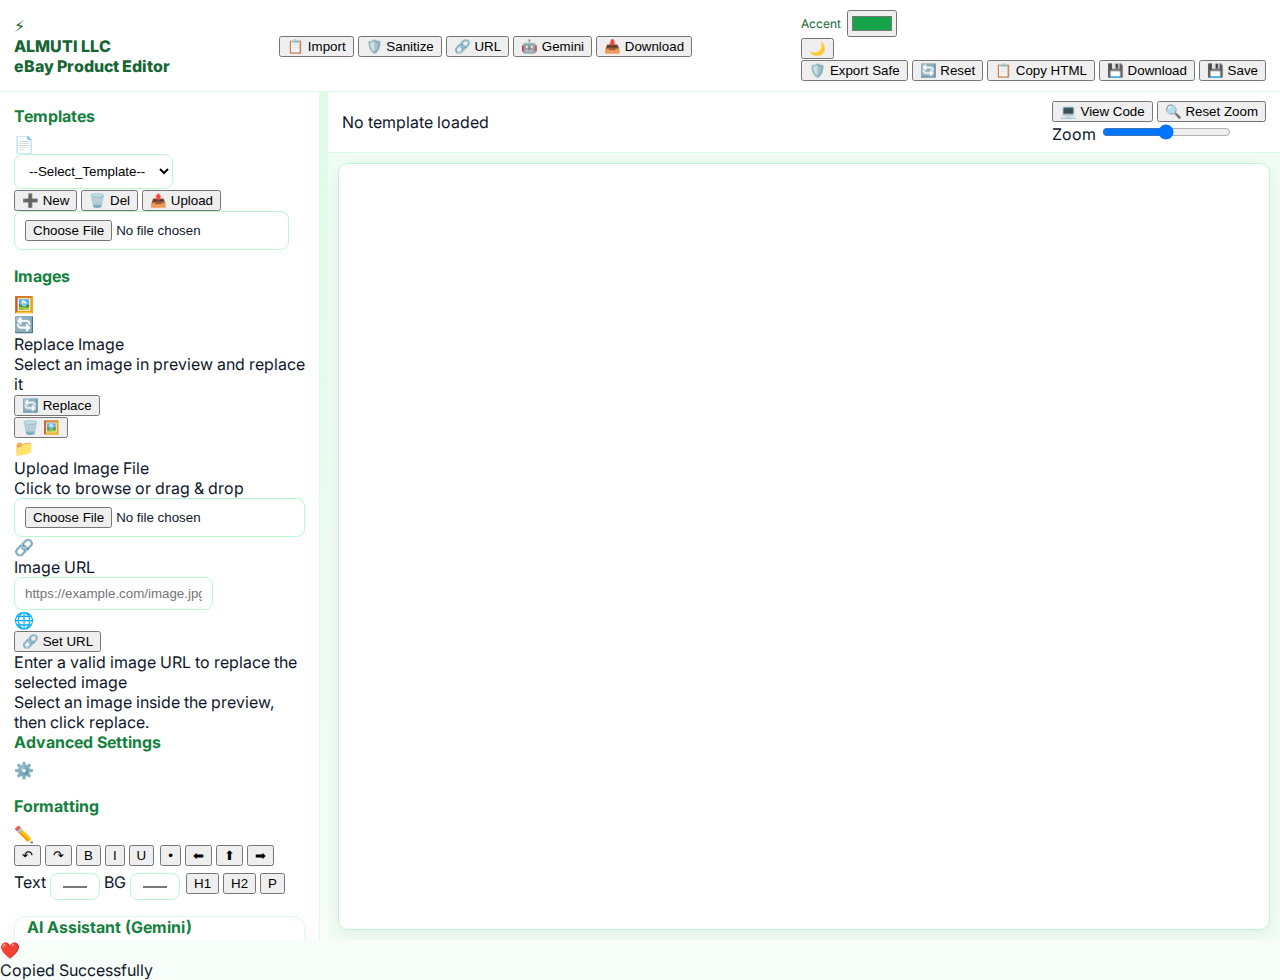
<file: index.html>
<!DOCTYPE html>
<html lang="en">
<head>
  <meta charset="utf-8">
  <meta name="viewport" content="width=device-width, initial-scale=1">
  <title>Template Visual Editor</title>
  <link rel="stylesheet" href="assets/editor.css">
  <link rel="preconnect" href="https://fonts.googleapis.com">
  <link rel="preconnect" href="https://fonts.gstatic.com" crossorigin>
  <link href="https://fonts.googleapis.com/css2?family=Inter:wght@300;400;500;600;700;800&display=swap" rel="stylesheet">
</head>
<body>
  <header class="app-header">
    <div class="header-left">
      <div class="brand">
        <div class="brand-icon">⚡</div>
        <div class="brand-text">
          <div class="brand-title">ALMUTI LLC</div>
          <div class="brand-subtitle">eBay Product Editor</div>
        </div>
      </div>
    </div>
    
    <div class="header-center">
      <div class="quick-actions">
        <button id="btn-import-clipboard" class="quick-btn" title="Import from Clipboard">
          <span class="quick-icon">📋</span>
          <span class="quick-text">Import</span>
        </button>
        <button id="btn-sanitize" class="quick-btn" title="Sanitize Data">
          <span class="quick-icon">🛡️</span>
          <span class="quick-text">Sanitize</span>
        </button>
        <button id="btn-change-url" class="quick-btn" title="Change Product URL">
          <span class="quick-icon">🔗</span>
          <span class="quick-text">URL</span>
        </button>
        <button id="btn-gemini" class="quick-btn gemini-btn" title="Open Gemini AI Assistant">
          <span class="quick-icon">🤖</span>
          <span class="quick-text">Gemini</span>
        </button>
        <button id="btn-download-image" class="quick-btn download-btn" title="Download Image Tool">
          <span class="quick-icon">📥</span>
          <span class="quick-text">Download</span>
        </button>
      </div>
    </div>
    
    <div class="header-right">
      <div class="header-controls">
        <div class="control-group">
          <label class="accent-control">
            <span class="control-label">Accent</span>
            <input id="accent-color" type="color" value="#16a34a" class="color-input">
          </label>
          <button id="btn-dark" class="control-btn" title="Toggle dark mode">
            <span class="btn-icon">🌙</span>
          </button>
        </div>
        
        <div class="action-buttons">
          <button id="btn-export-safe" class="action-btn secondary" title="Sanitize and download eBay-safe HTML">
            <span class="btn-icon">🛡️</span>
            <span class="btn-text">Export Safe</span>
          </button>
          <button id="btn-reset-all" class="action-btn secondary" title="Reset theme, zoom, layout and panels">
            <span class="btn-icon">🔄</span>
            <span class="btn-text">Reset</span>
          </button>
          <button id="btn-copy" class="action-btn primary" title="Copy edited HTML">
            <span class="btn-icon">📋</span>
            <span class="btn-text">Copy HTML</span>
          </button>
          <button id="btn-download" class="action-btn primary" title="Download edited HTML">
            <span class="btn-icon">💾</span>
            <span class="btn-text">Download</span>
          </button>
          <button id="btn-save" class="action-btn primary" title="Save to Templates">
            <span class="btn-icon">💾</span>
            <span class="btn-text">Save</span>
          </button>
        </div>
      </div>
    </div>
  </header>

  <div class="app">
    <aside class="sidebar">
      <div class="sidebar-content">
      <div class="section">
          <div class="section-header">
        <div class="section-title">Templates</div>
            <div class="section-icon">📄</div>
          </div>
          <div class="section-content">
            <div class="template-select">
              <select id="template-list" class="compact-select">
                <option value="__default">--Select_Template--</option>
            <option value="template.html">template.html</option>
            <option value="template2.html">template2.html</option>
          </select>
            </div>

            <div class="template-actions">
              <button id="btn-new" class="compact-btn primary">
                <span class="btn-icon">➕</span>
                <span class="btn-text">New</span>
              </button>
              <button id="btn-delete" class="compact-btn danger">
                <span class="btn-icon">🗑️</span>
                <span class="btn-text">Del</span>
              </button>
              <button id="btn-upload" class="compact-btn secondary">
                <span class="btn-icon">📤</span>
                <span class="btn-text">Upload</span>
              </button>
      </div>

            <div class="file-input-wrapper">
              <input id="file-input" type="file" accept=".html,.htm" class="hidden-file-input">
          </div>
          </div>
        </div>

      <div class="section">
          <div class="section-header">
            <div class="section-title">Images</div>
            <div class="section-icon">🖼️</div>
          </div>
          <div class="section-content">
            <div class="image-actions">
              <div class="action-card">
                <div class="action-icon">🔄</div>
                <div class="action-content">
                  <div class="action-title">Replace Image</div>
                  <div class="action-desc">Select an image in preview and replace it</div>
                </div>
                <button id="btn-replace-img" class="modern-btn primary">
                  <span class="btn-icon">🔄</span>
                  <span class="btn-text">Replace</span>
                </button>
              </div>
              
              <div class="action-card delete-card">
                <button id="btn-delete-img" class="delete-btn" title="Delete the selected image from the template">
                  <span class="delete-icon">🗑️</span>
                  <span class="image-icon">🖼️</span>
                </button>
        </div>
      </div>

            <div class="upload-section">
              <div class="upload-area">
                <div class="upload-icon">📁</div>
                <div class="upload-text">
                  <div class="upload-title">Upload Image File</div>
                  <div class="upload-desc">Click to browse or drag & drop</div>
          </div>
          <input id="img-file" type="file" accept="image/*" class="file-input">
              </div>
            </div>
            
            <div class="url-section">
              <div class="url-header">
                <div class="url-icon">🔗</div>
                <div class="url-title">Image URL</div>
              </div>
              <div class="url-input-container">
                <div class="url-input-wrapper">
                  <input id="img-url" type="url" placeholder="https://example.com/image.jpg" class="modern-input url-input">
                  <div class="url-status">
                    <span class="url-status-icon">🌐</span>
                  </div>
                </div>
                <button id="btn-set-img-url" class="modern-btn primary url-btn">
                  <span class="btn-icon">🔗</span>
                  <span class="btn-text">Set URL</span>
                </button>
          </div>
              <div class="url-help">Enter a valid image URL to replace the selected image</div>
            </div>
            
            <div class="help-text">Select an image inside the preview, then click replace.</div>
            <details id="adv-img" class="collapse">
              <summary>
                <div class="section-header">
                  <div class="section-title">Advanced Settings</div>
                  <div class="section-icon">⚙️</div>
                </div>
              </summary>
              <div class="section-content">
                <div class="form-group">
                  <label class="form-label">Alt Text</label>
                  <input id="img-alt" type="text" placeholder="Alternative text" class="modern-input">
                </div>
                
                <div class="form-group">
                  <label class="form-label">Size Mode</label>
                  <select id="img-size-mode" class="modern-select">
                <option value="preserve">Preserve current size</option>
                <option value="width">Set width, keep ratio</option>
                <option value="height">Set height, keep ratio</option>
                <option value="natural">Use natural size</option>
              </select>
            </div>
                
                <div class="size-controls">
                  <div class="form-group">
                    <label class="form-label">Width</label>
                    <input id="img-w" type="number" min="1" step="1" placeholder="px" class="modern-input">
                  </div>
                  <div class="form-group">
                    <label class="form-label">Height</label>
                    <input id="img-h" type="number" min="1" step="1" placeholder="px" class="modern-input">
                  </div>
                  <div class="checkbox-group">
                    <label class="modern-checkbox">
                      <input type="checkbox" id="img-lock">
                      <span class="checkmark"></span>
                      <span class="checkbox-label">Lock ratio</span>
                    </label>
                  </div>
            </div>
                
                <div class="form-group">
                  <label class="form-label">Object Fit</label>
                  <select id="img-fit" class="modern-select">
                <option value="cover">cover</option>
                <option value="contain">contain</option>
                <option value="fill">fill</option>
                <option value="none">none</option>
                <option value="scale-down">scale-down</option>
              </select>
            </div>
                
                <div class="form-group">
                  <label class="form-label">Position</label>
                  <select id="img-pos" class="modern-select">
                <option>center center</option>
                <option>top left</option>
                <option>top center</option>
                <option>top right</option>
                <option>center left</option>
                <option>center right</option>
                <option>bottom left</option>
                <option>bottom center</option>
                <option>bottom right</option>
              </select>
            </div>
                
                <div class="button-group">
                  <button id="btn-apply-img" class="modern-btn primary">
                    <span class="btn-icon">✓</span>
                    <span class="btn-text">Apply</span>
                  </button>
                  <button id="btn-reset-img" class="modern-btn secondary">
                    <span class="btn-icon">↶</span>
                    <span class="btn-text">Reset</span>
                  </button>
                  <button id="btn-apply-all-img" class="modern-btn secondary">
                    <span class="btn-icon">🔄</span>
                    <span class="btn-text">Apply to All</span>
                  </button>
            </div>
            </div>
          </details>
        </div>
      </div>

        <div class="section">
          <div class="section-header">
            <div class="section-title">Formatting</div>
            <div class="section-icon">✏️</div>
          </div>
          <div class="section-content">
            <div class="toolbar">
              <div class="toolbar-row">
                <button data-cmd="undo" class="toolbar-btn" title="Undo">
                  <span class="btn-icon">↶</span>
                </button>
                <button data-cmd="redo" class="toolbar-btn" title="Redo">
                  <span class="btn-icon">↷</span>
                </button>
                <button data-cmd="bold" class="toolbar-btn" title="Bold">
                  <span class="btn-text">B</span>
                </button>
                <button data-cmd="italic" class="toolbar-btn" title="Italic">
                  <span class="btn-text">I</span>
                </button>
                <button data-cmd="underline" class="toolbar-btn" title="Underline">
                  <span class="btn-text">U</span>
                </button>
              </div>
              <div class="toolbar-row">
                <button data-cmd="insertUnorderedList" class="toolbar-btn" title="List">
                  <span class="btn-icon">•</span>
                </button>
                <button data-cmd="justifyLeft" class="toolbar-btn" title="Align Left">
                  <span class="btn-icon">⬅</span>
                </button>
                <button data-cmd="justifyCenter" class="toolbar-btn" title="Align Center">
                  <span class="btn-icon">⬆</span>
                </button>
                <button data-cmd="justifyRight" class="toolbar-btn" title="Align Right">
                  <span class="btn-icon">➡</span>
                </button>
              </div>
              <div class="color-controls">
                <label class="color-input-group">
                  <span class="color-label">Text</span>
                  <input type="color" id="color-text" class="color-picker">
                </label>
                <label class="color-input-group">
                  <span class="color-label">BG</span>
                  <input type="color" id="color-bg" class="color-picker">
                </label>
              </div>
              <div class="heading-controls">
                <button id="btn-h1" class="heading-btn" title="Heading 1">H1</button>
                <button id="btn-h2" class="heading-btn" title="Heading 2">H2</button>
                <button id="btn-p" class="heading-btn" title="Paragraph">P</button>
              </div>
            </div>
          </div>
        </div>


        <details class="section panel collapse" id="ai-assistant">
          <summary>
            <div class="section-header">
              <div class="section-title">AI Assistant (Gemini)</div>
              <div class="section-icon">🤖</div>
              <span class="badge">Live</span>
            </div>
          </summary>
          <div class="section-content">
            <div class="form-group">
              <input id="ai-key" type="password" placeholder="Gemini API Key" class="modern-input">
              <div class="checkbox-group">
                <label class="modern-checkbox">
                  <input type="checkbox" id="ai-remember">
                  <span class="checkmark"></span>
                  <span class="checkbox-label">Remember</span>
                </label>
              </div>
            </div>
            
            <div class="form-group">
              <label class="form-label">Model</label>
              <select id="ai-model" class="modern-select">
              <option value="gemini-1.5-flash">gemini-1.5-flash</option>
              <option value="gemini-1.5-pro">gemini-1.5-pro</option>
            </select>
          </div>
            
            <div class="form-group">
              <label class="form-label">Prompt</label>
              <textarea id="ai-prompt" class="modern-textarea" rows="4" placeholder="Ask the AI... e.g., Rewrite the selected text in a more persuasive, concise tone for eBay."></textarea>
            </div>
            
            <div class="button-group">
              <button id="btn-ai-run" class="modern-btn primary">
                <span class="btn-icon">▶️</span>
                <span class="btn-text">Run</span>
              </button>
              <button id="btn-ai-insert" class="modern-btn secondary">
                <span class="btn-icon">📝</span>
                <span class="btn-text">Insert</span>
              </button>
              <button id="btn-ai-rewrite" class="modern-btn secondary">
                <span class="btn-icon">✏️</span>
                <span class="btn-text">Rewrite</span>
              </button>
              <button id="btn-ai-bullets" class="modern-btn secondary">
                <span class="btn-icon">•</span>
                <span class="btn-text">Bullets</span>
              </button>
              <button id="btn-ai-alt" class="modern-btn secondary">
                <span class="btn-icon">🖼️</span>
                <span class="btn-text">ALT</span>
              </button>
              <button id="btn-ai-copy" class="modern-btn secondary">
                <span class="btn-icon">📋</span>
                <span class="btn-text">Copy</span>
              </button>
            </div>
            
            <div class="form-group">
              <label class="form-label">Output</label>
              <textarea id="ai-output" class="modern-textarea output" rows="5" placeholder="AI output will appear here..."></textarea>
          </div>
        </div>
      </details>

      <details class="section panel collapse" id="ai-writer">
          <summary>
            <div class="section-header">
              <div class="section-title">AI Writer Pro</div>
              <div class="section-icon">✍️</div>
            </div>
          </summary>
          <div class="section-content">
            <div class="form-group">
              <label class="form-label">Tone</label>
              <select id="ai-tone" class="modern-select">
              <option>Concise</option>
              <option>Persuasive</option>
              <option>Professional</option>
              <option>Friendly</option>
              <option>Technical</option>
            </select>
          </div>
            
            <div class="form-group">
              <label class="form-label">Goal</label>
              <select id="ai-goal" class="modern-select">
              <option value="bullets">Key Bullet Points</option>
              <option value="desc">Product Description</option>
              <option value="title">Optimized Title</option>
              <option value="faq">FAQ Entries</option>
              <option value="meta">SEO Meta</option>
            </select>
          </div>
            
            <div class="form-group">
              <label class="form-label">Source</label>
              <textarea id="ai-source" class="modern-textarea" rows="4" placeholder="Paste specs or product info; empty uses selection"></textarea>
            </div>
            
            <div class="button-group">
              <button id="btn-ai-generate" class="modern-btn primary">
                <span class="btn-icon">⚡</span>
                <span class="btn-text">Generate</span>
              </button>
              <button id="btn-ai-apply" class="modern-btn secondary">
                <span class="btn-icon">📝</span>
                <span class="btn-text">Insert/Replace</span>
              </button>
            </div>
            
            <div class="form-group">
              <label class="form-label">Result</label>
              <textarea id="ai-result" class="modern-textarea output" rows="6" placeholder="Generated content..."></textarea>
          </div>
        </div>
      </details>

      <div class="section panel">
          <div class="section-header">
            <div class="section-title">eBay Safe Tools</div>
            <div class="section-icon">🛡️</div>
          </div>
          <div class="section-content">
            <div class="button-group">
              <button id="btn-sanitize" class="modern-btn primary">
                <span class="btn-icon">🛡️</span>
                <span class="btn-text">Sanitize Document</span>
              </button>
              <button id="btn-remove-inline-scripts" class="modern-btn secondary">
                <span class="btn-icon">🧹</span>
                <span class="btn-text">Strip Handlers</span>
              </button>
            </div>
            <div class="help-text">Removes active content (scripts, iframes, forms, keyframes) and unsafe attributes; preserves layout.</div>
        </div>
      </div>

      <details class="section panel collapse" id="analyzer">
          <summary>
            <div class="section-header">
              <div class="section-title">SEO & Performance Analyzer</div>
              <div class="section-icon">📊</div>
            </div>
          </summary>
          <div class="section-content">
            <div class="button-group">
              <button id="btn-analyze" class="modern-btn primary">
                <span class="btn-icon">📊</span>
                <span class="btn-text">Run Analysis</span>
              </button>
            </div>
            
            <div class="score-grid">
              <div class="score-item">
                <div class="score-label">SEO Score</div>
                <div class="score-bar">
                  <div class="score-fill" id="seo-bar"></div>
                </div>
                <div class="score-value" id="seo-score">0</div>
              </div>
              <div class="score-item">
                <div class="score-label">Speed Score</div>
                <div class="score-bar">
                  <div class="score-fill" id="perf-bar"></div>
                </div>
                <div class="score-value" id="perf-score">0</div>
          </div>
            </div>
            
            <div class="suggestions-section">
              <div class="section-title">Suggestions</div>
              <ul id="analysis-list" class="suggestions-list"></ul>
            </div>
          </div>
        </details>
        </div>
    </aside>
    
    <div class="splitter" id="splitter" title="Drag to resize"></div>
    
    <main class="editor">
      <div class="editor-toolbar">
        <div class="editor-status">
          <div class="status-indicator"></div>
        <span id="status">No template loaded</span>
        </div>
        <div class="editor-actions">
          <button id="btn-code" class="modern-btn secondary">
            <span class="btn-icon">💻</span>
            <span class="btn-text">View Code</span>
          </button>
          <button id="btn-reset-zoom" class="modern-btn secondary">
            <span class="btn-icon">🔍</span>
            <span class="btn-text">Reset Zoom</span>
          </button>
          <div class="zoom-control">
            <label class="zoom-label">Zoom</label>
            <input id="zoom-range" type="range" min="60" max="140" value="100" class="zoom-slider">
          </div>
        </div>
      </div>
      <div class="frame-wrap">
        <iframe id="frame" title="Editor Preview"></iframe>
      </div>
    </main>
  </div>

  <dialog id="code-modal" class="modal">
    <div class="modal-content">
      <div class="modal-header">
        <div class="modal-title">
          <span class="modal-icon">💻</span>
          <span>Edited HTML</span>
        </div>
        <button class="modal-close" id="btn-close-code">
          <span class="btn-icon">✕</span>
        </button>
      </div>
      <div class="modal-body">
        <textarea id="code-area" spellcheck="false" class="code-editor"></textarea>
      </div>
      <div class="modal-footer">
        <div class="modal-controls">
          <label class="modern-checkbox">
            <input type="checkbox" id="code-live">
            <span class="checkmark"></span>
            <span class="checkbox-label">Live preview to code</span>
          </label>
        </div>
        <div class="modal-actions">
          <button class="modern-btn secondary" id="btn-apply-code" title="Apply code to preview">
            <span class="btn-icon">↩️</span>
            <span class="btn-text">Apply to Preview</span>
          </button>
          <button class="modern-btn primary" id="btn-copy-code">
            <span class="btn-icon">📋</span>
            <span class="btn-text">Copy</span>
          </button>
        </div>
      </div>
    </div>
  </dialog>

  <!-- Success Overlay -->
  <div id="success-overlay" class="success-overlay">
    <div class="success-content">
      <div class="success-icon">❤️</div>
      <div class="success-text">Copied Successfully</div>
    </div>
  </div>

  <script src="assets/editor.js"></script>
  <script>
    window.EditorApp && window.EditorApp.init();
  </script>
</body>
</html>
</file>
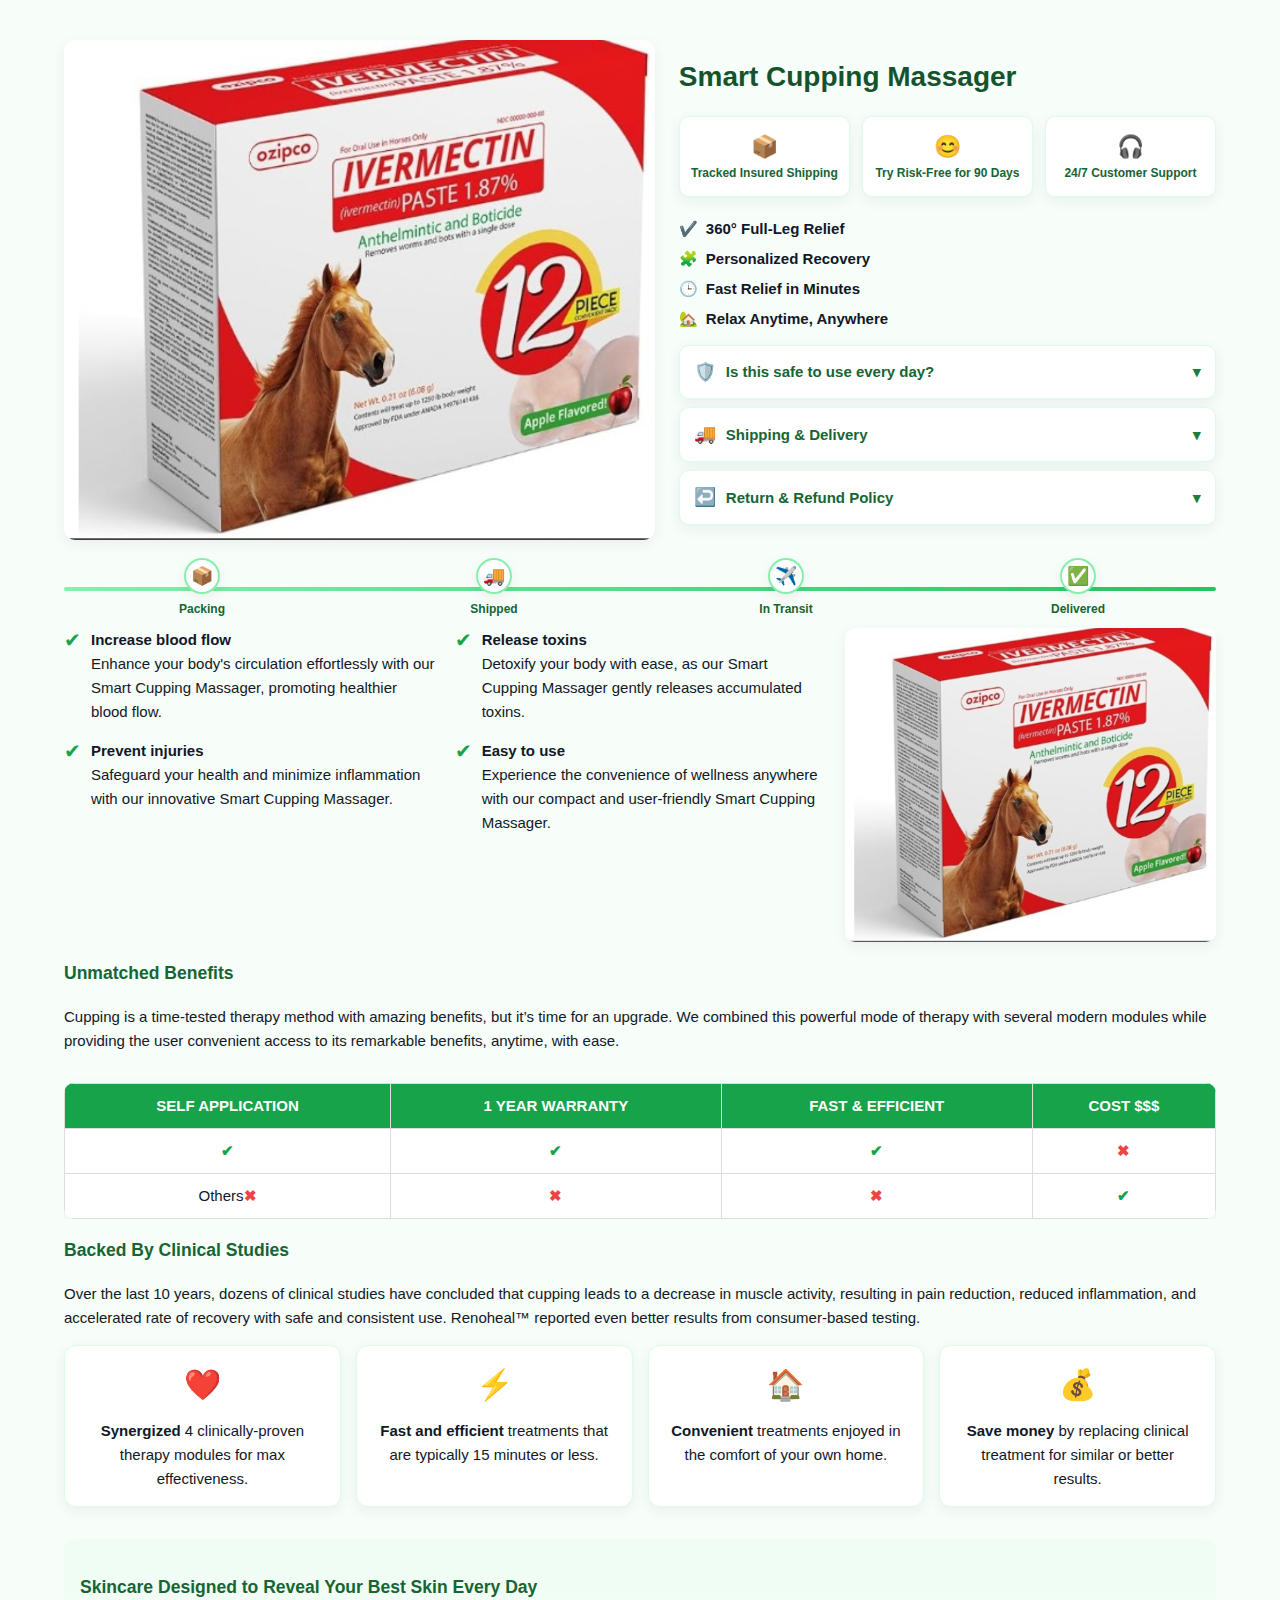
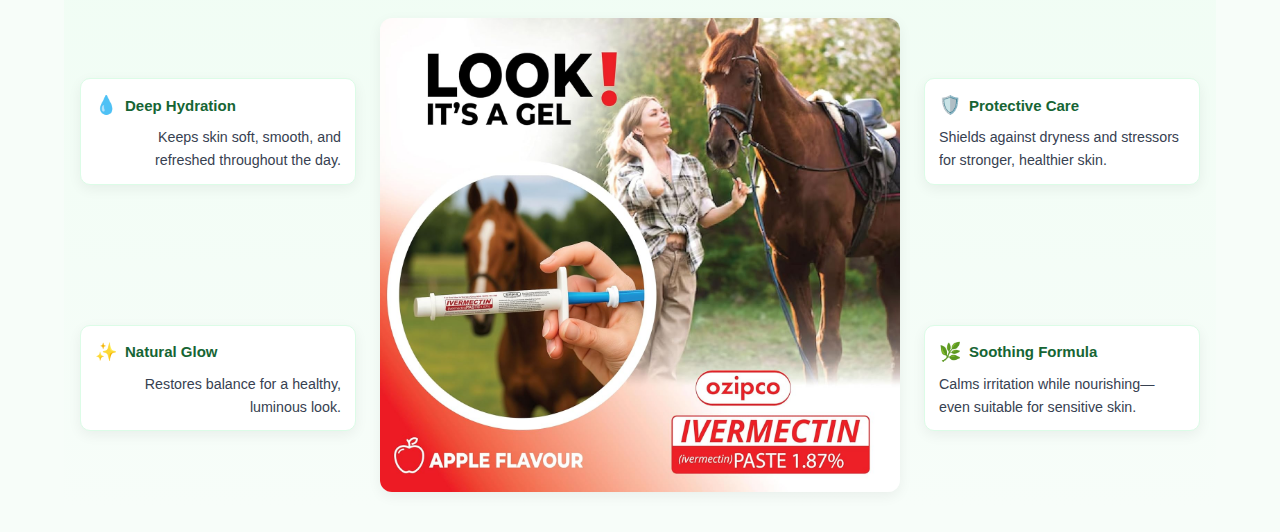
<file: template.html>
<!DOCTYPE html>
<html lang="en">
<head>
<meta charset="UTF-8">
<meta name="viewport" content="width=device-width, initial-scale=1.0">
<meta name="description" content="Smart Cupping Massager – Improve blood flow, release toxins, prevent injuries, and easy to use. Compact and user-friendly.">
<title>Smart Cupping Massager</title>
<style>
:root {
    --green-50: #f0fdf4;
    --green-100: #dcfce7;
    --green-200: #bbf7d0;
    --green-300: #86efac;
    --green-400: #4ade80;
    --green-500: #22c55e;
    --green-600: #16a34a;
    --green-700: #15803d;
    --green-800: #166534;
    --green-900: #14532d;
    --text-900: #111827;
    --text-700: #374151;
    --bg-page: #f7fdf9;
    --bg-card: #ffffff;
    --shadow-soft: 0 4px 14px rgba(0,0,0,0.06);
    --radius-lg: 12px;
    --radius-md: 10px;
}
* {
    box-sizing: border-box;
}
html { font-size: clamp(15px, 1.1vw, 16px); }
img { max-width: 100%; height: auto; display: block; }
body {
    font-family: Arial, sans-serif;
    margin: 0;
    padding: 0;
    background-color: var(--bg-page);
    color: var(--text-900);
    line-height: 1.6;
    -webkit-font-smoothing: antialiased;
    -moz-osx-font-smoothing: grayscale;
}
.order-status-slim {
    background: var(--bg-card);
    padding: 10px 0;
    font-family: Arial, sans-serif;
    border-bottom: 1px solid var(--green-100);
    box-shadow: 0 2px 10px rgba(0,0,0,0.03);
}
.order-status-inner {
    max-width: 1200px;
    margin: 0 auto;
    padding: 0 clamp(16px, 2vw, 24px);
}
.status-flow {
    position: relative;
    display: grid;
    grid-template-columns: repeat(4, 1fr);
    align-items: center;
    gap: clamp(10px, 2vw, 16px);
    width: 100%;
    margin: 0 auto;
    padding: 8px 0;
    --railInset: 0px;
}
.status-inline { margin-top: 10px; }
.status-flow::before {
    content: "";
    position: absolute;
    left: 0;
    right: 0;
    top: 50%;
    height: 4px;
    background: var(--green-100);
    transform: translateY(-50%);
    border-radius: 999px;
}
.status-flow::after {
    content: "";
    position: absolute;
    left: 0;
    right: 0;
    top: 50%;
    height: 4px;
    background: linear-gradient(90deg, var(--green-300), var(--green-500));
    transform: translateY(-50%) scaleX(1);
    transform-origin: left center;
    border-radius: 999px;
}
.status-item {
    position: relative;
    display: grid;
    place-items: center;
    text-align: center;
    gap: 6px;
    opacity: 1;
}
.status-icon {
    width: 36px;
    height: 36px;
    border-radius: 999px;
    display: grid;
    place-items: center;
    background: var(--bg-card);
    border: 2px solid var(--green-300);
    color: var(--green-800);
    font-size: 18px;
    box-shadow: var(--shadow-soft);
    z-index: 1;
}
.status-label { font-size: 12px; font-weight: 700; color: var(--green-800); }

/* No animations – static compliant display */

/* removed all @keyframes to comply with eBay active content policy */

@media (max-width: 640px) {
    .status-icon { width: 32px; height: 32px; font-size: 16px; }
    .status-label { font-size: 10px; }
    .status-flow::before, .status-flow::after { height: 3px; left: 8%; right: 8%; }
}
@media (prefers-reduced-motion: reduce) {
    * { transition: none !important; animation: none !important; }
}
.container {
    max-width: 1200px;
    margin: auto;
    padding: clamp(16px, 2vw, 24px);
}
/* Hero with product image and collapsible rows */
.hero-faq {
    display: grid;
    grid-template-columns: 1.1fr 1fr;
    gap: 24px;
    align-items: center;
    margin: 16px 0 8px 0;
}
.hero-image img {
    width: 100%;
    border-radius: var(--radius-lg);
    box-shadow: var(--shadow-soft);
    display: block;
}
.hero-info { display: grid; gap: 16px; }
.hero-title { margin: 0; color: var(--green-900); font-weight: 800; font-size: clamp(20px, 3.4vw, 28px); }
.usp-row {
    display: grid;
    grid-template-columns: repeat(3, 1fr);
    gap: 12px;
}
.usp {
    display: grid;
    place-items: center;
    text-align: center;
    background: var(--bg-card);
    border: 1px solid var(--green-100);
    border-radius: var(--radius-md);
    padding: 12px 8px;
    box-shadow: var(--shadow-soft);
}
.usp .icon { font-size: 22px; color: var(--green-700); }
.usp .text { font-weight: 700; font-size: 12px; color: var(--green-800); }
.key-points { list-style: none; padding: 0; margin: 4px 0 6px 0; display: grid; gap: 6px; }
.key-points li { display: flex; align-items: center; gap: 8px; color: var(--text-900); font-weight: 700; }
.key-points .kp-icon { color: var(--green-700); }
.accordion { display: grid; gap: 8px; }
.accordion details {
    border: 1px solid var(--green-100);
    border-radius: var(--radius-md);
    background: var(--bg-card);
    box-shadow: var(--shadow-soft);
    overflow: hidden;
    transition: box-shadow 0.2s ease, border-color 0.2s ease;
}
.accordion summary {
    cursor: pointer;
    list-style: none;
    display: grid;
    grid-template-columns: auto 1fr auto;
    align-items: center;
    gap: 10px;
    padding: 12px 14px;
    font-weight: 700;
    color: var(--green-800);
    user-select: none;
    min-height: 48px;
}
.accordion summary::-webkit-details-marker { display: none; }
.accordion .qicon { font-size: 18px; color: var(--green-600); }
.accordion summary::after {
    content: "▾";
    color: var(--green-700);
    transition: transform 0.2s ease;
}
.accordion details[open] summary::after { transform: rotate(180deg); }
.accordion .content {
    padding: 0 14px 0 42px;
    color: var(--text-700);
    max-height: 0;
    opacity: 0;
    overflow: hidden;
    margin-top: 0;
    transform: translateY(-4px);
    transition: max-height 0.35s ease, opacity 0.3s ease, margin-top 0.35s ease, transform 0.35s ease, padding-bottom 0.35s ease;
}
.accordion details[open] .content {
    max-height: 600px;
    opacity: 1;
    margin-top: 8px;
    transform: translateY(0);
    padding-bottom: 12px;
}
.flex {
    display: flex;
    flex-wrap: wrap;
    gap: 20px;
}
.flex .column {
    flex: 1;
    min-width: 250px;
}
h2, h3 {
    color: var(--green-800);
}
.feature {
    display: flex;
    align-items: flex-start;
    margin-bottom: 15px;
}
.feature-icon {
    color: var(--green-600);
    font-size: 20px;
    margin-right: 10px;
    line-height: 1.2;
}
.table-wrapper {
    width: 100%;
    overflow-x: auto;
    -webkit-overflow-scrolling: touch;
    margin-top: 10px;
}
.table-comparison {
    width: 100%;
    border-collapse: collapse;
    margin-top: 15px;
    background: var(--bg-card);
    box-shadow: var(--shadow-soft);
    border-radius: var(--radius-md);
    overflow: hidden;
}
.table-comparison th, .table-comparison td {
    border: 1px solid #ddd;
    padding: 10px;
    text-align: center;
}
.table-comparison th {
    background-color: var(--green-600);
    color: white;
}
.table-comparison td.checked::after {
    content: "✔";
    color: var(--green-600);
    font-weight: bold;
}
.table-comparison td.unchecked::after {
    content: "✖";
    color: #ef4444;
    font-weight: bold;
}
.benefits {
    display: flex;
    flex-wrap: wrap;
    gap: 15px;
    margin-top: 15px;
}
.benefit-card {
    background: var(--bg-card);
    border-radius: var(--radius-lg);
    padding: 15px;
    flex: 1;
    min-width: 220px;
    text-align: center;
    box-shadow: var(--shadow-soft);
    border: 1px solid var(--green-100);
    transition: transform 0.2s ease, box-shadow 0.2s ease, border-color 0.2s ease;
}
.benefit-card:hover {
    transform: translateY(-2px);
    box-shadow: 0 8px 20px rgba(0,0,0,0.08);
    border-color: var(--green-200);
}
.benefit-icon {
    font-size: 30px;
    margin-bottom: 10px;
    color: var(--green-600);
}
img.product-image {
    max-width: 100%;
    border-radius: 10px;
    box-shadow: var(--shadow-soft);
}
/* Description section with centered image and corner callouts */
.desc-section {
    margin-top: 32px;
    background: linear-gradient(180deg, var(--green-50), transparent);
    border-radius: var(--radius-lg);
    padding: 16px;
}
.callout-grid {
    display: grid;
    grid-template-columns: 1fr minmax(260px, 520px) 1fr;
    grid-template-areas:
        "tl image tr"
        "bl image br";
    gap: 20px 24px;
    align-items: center;
}
.desc-image { grid-area: image; justify-self: center; }
.desc-image img {
    width: 100%;
    max-width: 520px;
    border-radius: var(--radius-lg);
    box-shadow: var(--shadow-soft);
}
.callout { 
    background: var(--bg-card); 
    border: 1px solid var(--green-100); 
    border-radius: var(--radius-md); 
    padding: 12px 14px; 
    box-shadow: var(--shadow-soft);
}
.callout.left { justify-self: end; text-align: right; }
.callout.right { justify-self: start; text-align: left; }
.callout .title { display: flex; align-items: center; gap: 8px; color: var(--green-800); font-weight: bold; margin-bottom: 6px; }
.callout .icon { color: var(--green-600); font-size: 18px; }
.callout p { margin: 0; color: var(--text-700); font-size: 0.95rem; }
.callout.tl { grid-area: tl; }
.callout.tr { grid-area: tr; }
.callout.bl { grid-area: bl; }
.callout.br { grid-area: br; }
@media(max-width:900px){
    .hero-faq { grid-template-columns: 1fr; }
    .hero-image { order: 1; }
    .hero-info { order: 2; }
    .callout-grid {
        grid-template-columns: 1fr;
        grid-template-areas:
            "tl"
            "tr"
            "image"
            "bl"
            "br";
    }
    .callout.left, .callout.right { justify-self: stretch; text-align: left; width: 100%; }
}
@media(max-width:768px){
    .flex { flex-direction: column; }
    .container { padding: 16px; }
    .table-comparison th, .table-comparison td { padding: 12px 8px; font-size: 14px; }
    .benefit-card { min-width: 180px; }
}
@media(max-width:480px){
    h2, h3 { font-size: 1.1rem; }
    .feature { margin-bottom: 12px; }
}
</style>
</head>
<body>
<!-- Removed top order status per request -->

<div class="container">

    <!-- Hero: Product Image + Collapsible Rows + USPs -->
    <section class="hero-faq">
        <div class="hero-image">
            <img src="Main Image.png" alt="Smart Cupping Massager main">
        </div>
        <div class="hero-info">
            <h2 class="hero-title">Smart Cupping Massager</h2>
            <div class="usp-row">
                <div class="usp">
                    <div class="icon">📦</div>
                    <div class="text">Tracked Insured Shipping</div>
                </div>
                <div class="usp">
                    <div class="icon">😊</div>
                    <div class="text">Try Risk‑Free for 90 Days</div>
                </div>
                <div class="usp">
                    <div class="icon">🎧</div>
                    <div class="text">24/7 Customer Support</div>
                </div>
            </div>

            <div class="accordion">
                <ul class="key-points">
                    <li><span class="kp-icon">✔️</span>360° Full‑Leg Relief</li>
                    <li><span class="kp-icon">🧩</span>Personalized Recovery</li>
                    <li><span class="kp-icon">🕒</span>Fast Relief in Minutes</li>
                    <li><span class="kp-icon">🏡</span>Relax Anytime, Anywhere</li>
                </ul>
                <details>
                    <summary><span class="qicon">🛡️</span>Is this safe to use every day?</summary>
                    <div class="content">Yes, it’s designed for regular use. Start with shorter sessions and increase as desired.</div>
                </details>
                <details>
                    <summary><span class="qicon">🚚</span>Shipping & Delivery</summary>
                    <div class="content">Orders ship with tracking in 24–48 hours. Typical delivery: 5–9 business days.</div>
                </details>
                <details>
                    <summary><span class="qicon">↩️</span>Return & Refund Policy</summary>
                    <div class="content">Enjoy a 90‑day risk‑free trial. If you’re not satisfied, return for a full refund.</div>
                </details>
            </div>
        </div>
    </section>

    <!-- Inline Order Status below accordion, outside of it -->
    <div class="status-inline">
        <div class="status-flow">
            <div class="status-item" data-status="packing">
                <span class="status-icon">📦</span>
                <span class="status-label">Packing</span>
            </div>
            <div class="status-item" data-status="shipped">
                <span class="status-icon">🚚</span>
                <span class="status-label">Shipped</span>
            </div>
            <div class="status-item" data-status="transit">
                <span class="status-icon">✈️</span>
                <span class="status-label">In Transit</span>
            </div>
            <div class="status-item" data-status="delivered">
                <span class="status-icon">✅</span>
                <span class="status-label">Delivered</span>
            </div>
        </div>
    </div>

    <!-- Features Section -->
    <div class="flex">
        <div class="column">
            <div class="feature"><div class="feature-icon">✔</div><div><strong>Increase blood flow</strong><br>Enhance your body's circulation effortlessly with our Smart Cupping Massager, promoting healthier blood flow.</div></div>
            <div class="feature"><div class="feature-icon">✔</div><div><strong>Prevent injuries</strong><br>Safeguard your health and minimize inflammation with our innovative Smart Cupping Massager.</div></div>
        </div>
        <div class="column">
            <div class="feature"><div class="feature-icon">✔</div><div><strong>Release toxins</strong><br>Detoxify your body with ease, as our Smart Cupping Massager gently releases accumulated toxins.</div></div>
            <div class="feature"><div class="feature-icon">✔</div><div><strong>Easy to use</strong><br>Experience the convenience of wellness anywhere with our compact and user-friendly Smart Cupping Massager.</div></div>
        </div>
        <div class="column">
            <img src="Main Image.png" alt="Smart Cupping Massager" class="product-image">
        </div>
    </div>

    <!-- Comparison Table -->
    <h3>Unmatched Benefits</h3>
    <p>Cupping is a time-tested therapy method with amazing benefits, but it’s time for an upgrade. We combined this powerful mode of therapy with several modern modules while providing the user convenient access to its remarkable benefits, anytime, with ease.</p>
    <div class="table-wrapper">
    <table class="table-comparison">
        <tr>
            <th>SELF APPLICATION</th>
            <th>1 YEAR WARRANTY</th>
            <th>FAST & EFFICIENT</th>
            <th>COST $$$</th>
        </tr>
        <tr>
            <td class="checked"></td>
            <td class="checked"></td>
            <td class="checked"></td>
            <td class="unchecked"></td>
        </tr>
        <tr>
            <td class="unchecked">Others</td>
            <td class="unchecked"></td>
            <td class="unchecked"></td>
            <td class="checked"></td>
        </tr>
    </table>
    </div>

    <!-- Benefits Cards -->
    <h3>Backed By Clinical Studies</h3>
    <p>Over the last 10 years, dozens of clinical studies have concluded that cupping leads to a decrease in muscle activity, resulting in pain reduction, reduced inflammation, and accelerated rate of recovery with safe and consistent use. Renoheal™ reported even better results from consumer-based testing.</p>

    <div class="benefits">
        <div class="benefit-card">
            <div class="benefit-icon">❤️</div>
            <strong>Synergized</strong> 4 clinically-proven therapy modules for max effectiveness.
        </div>
        <div class="benefit-card">
            <div class="benefit-icon">⚡</div>
            <strong>Fast and efficient</strong> treatments that are typically 15 minutes or less.
        </div>
        <div class="benefit-card">
            <div class="benefit-icon">🏠</div>
            <strong>Convenient</strong> treatments enjoyed in the comfort of your own home.
        </div>
        <div class="benefit-card">
            <div class="benefit-icon">💰</div>
            <strong>Save money</strong> by replacing clinical treatment for similar or better results.
        </div>
    </div>

    <!-- Product Description with Center Image and Callouts -->
    <section class="desc-section">
        <h3>Skincare Designed to Reveal Your Best Skin Every Day</h3>
        <div class="callout-grid">
            <div class="callout tl left">
                <div class="title"><span class="icon">💧</span>Deep Hydration</div>
                <p>Keeps skin soft, smooth, and refreshed throughout the day.</p>
            </div>
            <div class="desc-image">
                <img src="description.jpg" alt="Product description visual">
            </div>
            <div class="callout tr right">
                <div class="title"><span class="icon">🛡️</span>Protective Care</div>
                <p>Shields against dryness and stressors for stronger, healthier skin.</p>
            </div>
            <div class="callout bl left">
                <div class="title"><span class="icon">✨</span>Natural Glow</div>
                <p>Restores balance for a healthy, luminous look.</p>
            </div>
            <div class="callout br right">
                <div class="title"><span class="icon">🌿</span>Soothing Formula</div>
                <p>Calms irritation while nourishing—even suitable for sensitive skin.</p>
            </div>
        </div>
    </section>

</div>

</body>
</html>
</file>
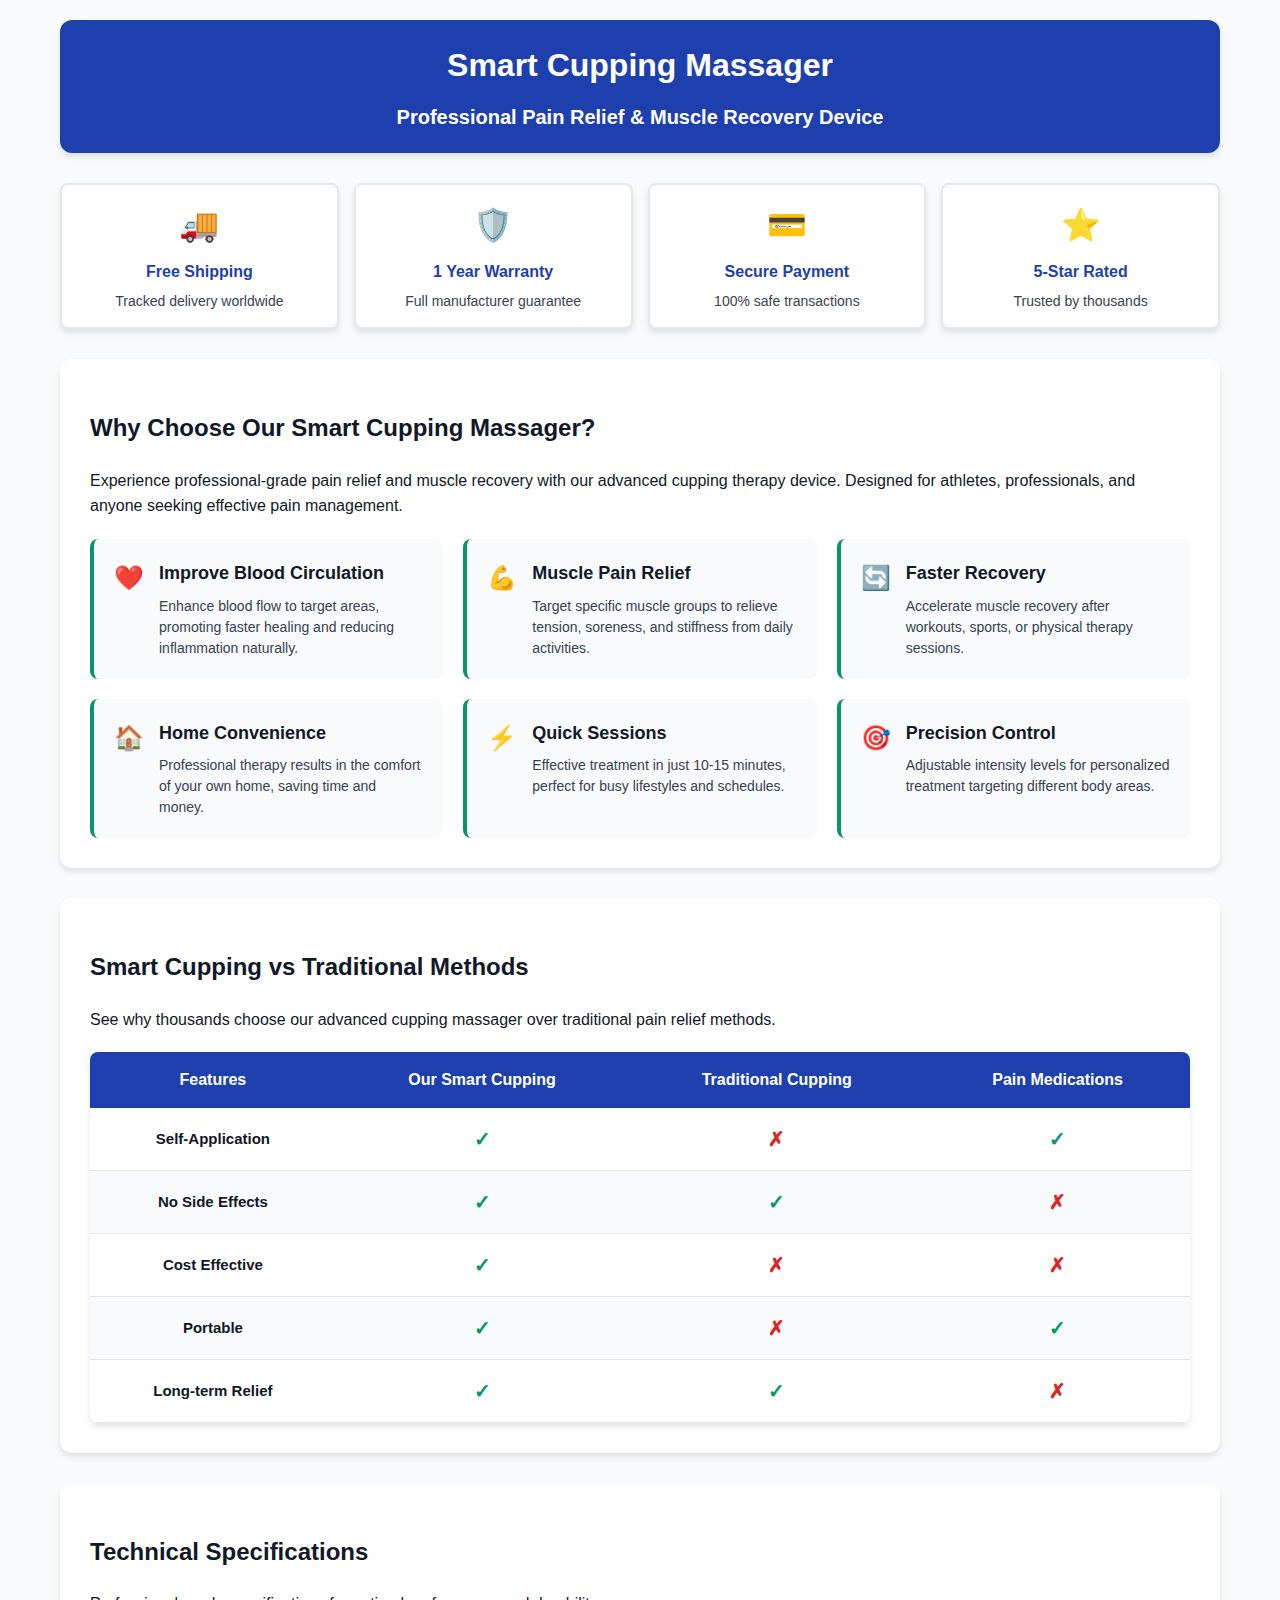
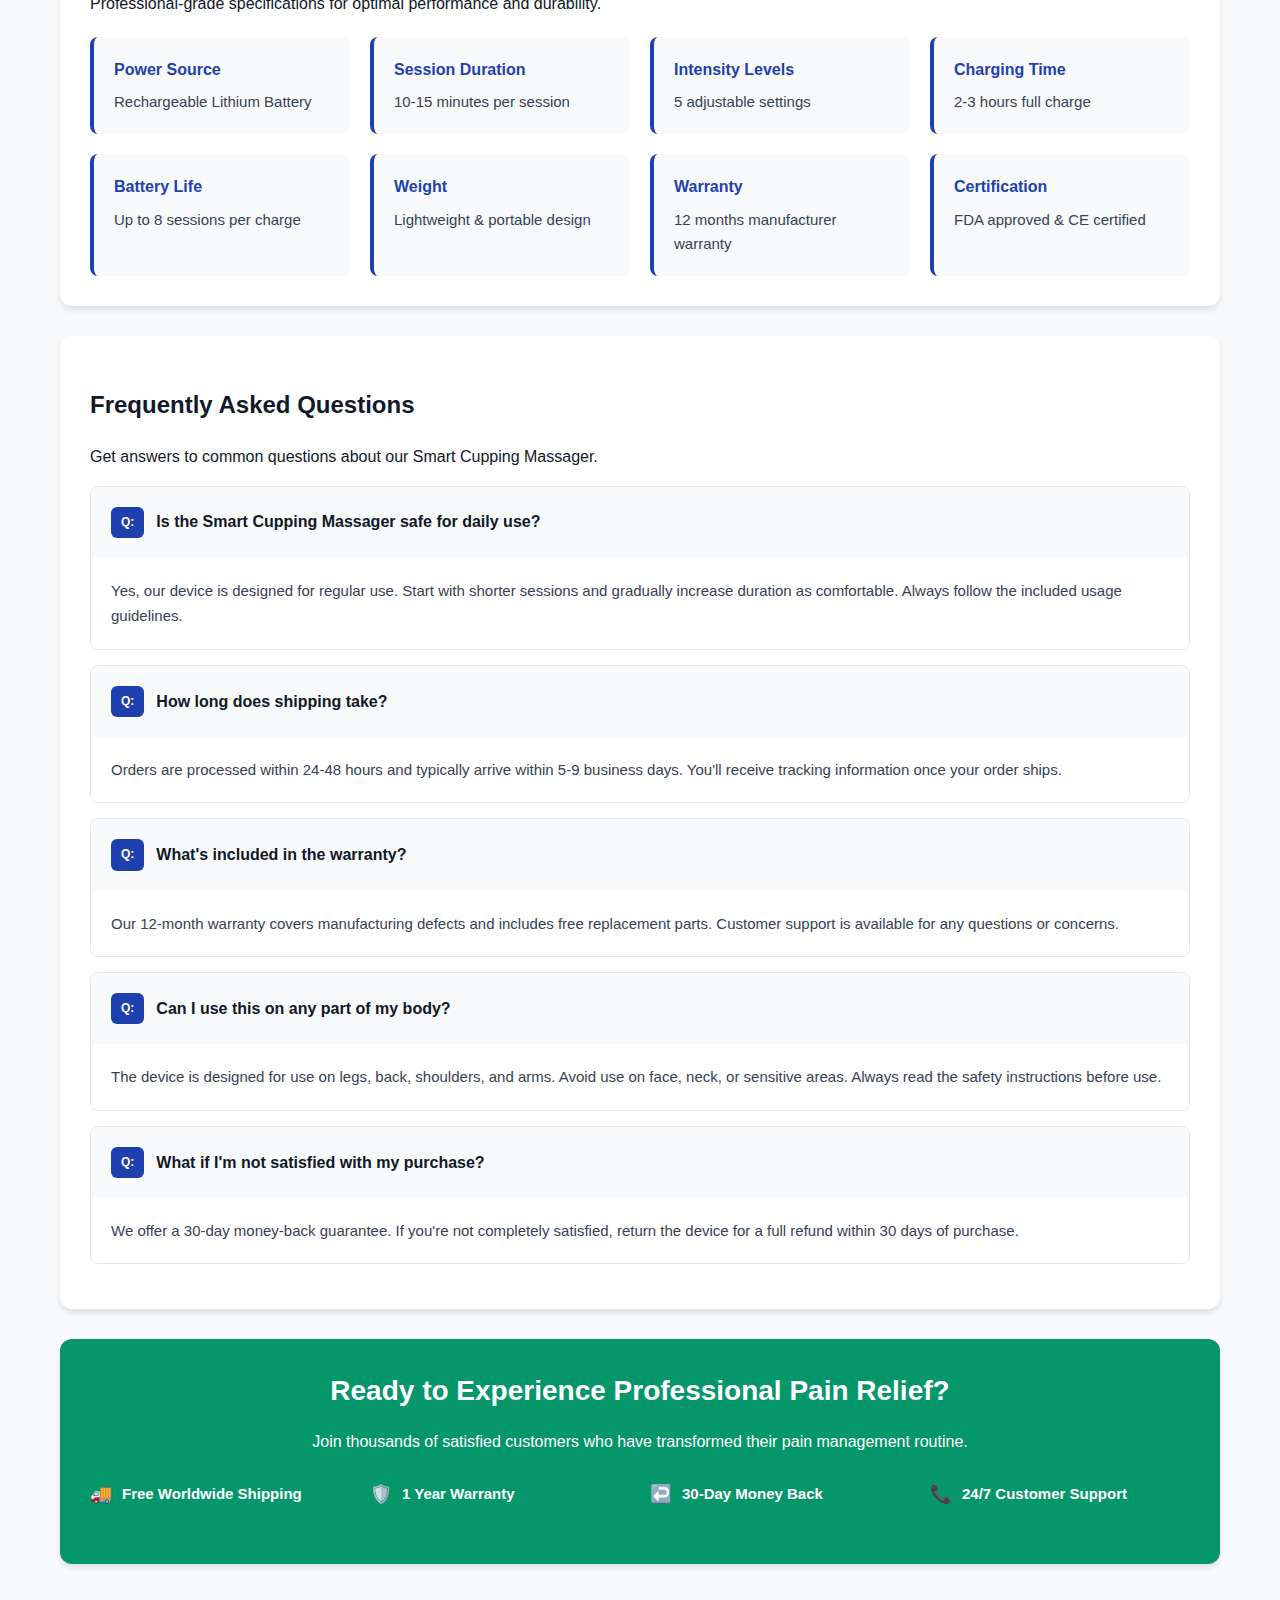
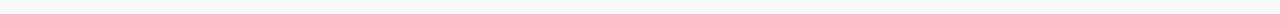
<file: admin_templates/template_2_sanitized.html>
<!DOCTYPE html>
<html lang="en">
<head>
<meta charset="UTF-8">
<meta name="viewport" content="width=device-width, initial-scale=1.0">
<meta name="description" content="Smart Cupping Massager – Professional pain relief, muscle recovery, blood circulation improvement. FDA-approved, 1-year warranty, fast shipping.">
<title>Smart Cupping Massager | Professional Pain Relief & Muscle Recovery Device</title>
<style>
:root {
    --primary: #1e40af;
    --primary-dark: #1e3a8a;
    --secondary: #059669;
    --accent: #dc2626;
    --text-dark: #111827;
    --text-medium: #374151;
    --text-light: #6b7280;
    --bg-light: #f8fafc;
    --bg-white: #ffffff;
    --border: #e5e7eb;
    --shadow: 0 4px 6px rgba(0,0,0,0.1);
    --radius: 8px;
    --radius-lg: 12px;
}
* {
    box-sizing: border-box;
}
html { font-size: 16px; }
body {
    font-family: Arial, sans-serif;
    margin: 0;
    padding: 0;
    background: var(--bg-light);
    color: var(--text-dark);
    line-height: 1.6;
}
.container {
    max-width: 1200px;
    margin: 0 auto;
    padding: 20px;
}
/* Header Section */
.header {
    background: var(--primary);
    color: white;
    padding: 20px 0;
    margin-bottom: 30px;
    border-radius: var(--radius-lg);
    box-shadow: var(--shadow);
}
.header-content {
    text-align: center;
}
.header h1 {
    margin: 0 0 10px 0;
    font-size: 32px;
    font-weight: 800;
}
.header .subtitle {
    font-size: 20px;
    font-weight: 600;
    margin: 0;
}
/* Trust Badges */
.trust-badges {
    display: grid;
    grid-template-columns: repeat(auto-fit, minmax(200px, 1fr));
    gap: 15px;
    margin: 30px 0;
}
.badge {
    background: var(--bg-white);
    border: 2px solid var(--border);
    border-radius: var(--radius);
    padding: 15px;
    text-align: center;
    box-shadow: var(--shadow);
}
.badge-icon {
    font-size: 32px;
    margin-bottom: 8px;
    display: block;
}
.badge-title {
    font-weight: 700;
    color: var(--primary);
    margin: 0 0 5px 0;
    font-size: 16px;
}
.badge-text {
    color: var(--text-medium);
    font-size: 14px;
    margin: 0;
}
/* Benefits Section */
.benefits-section {
    background: var(--bg-white);
    border-radius: var(--radius-lg);
    padding: 30px;
    margin: 30px 0;
    box-shadow: var(--shadow);
}
.benefits-grid {
    display: grid;
    grid-template-columns: repeat(auto-fit, minmax(280px, 1fr));
    gap: 20px;
    margin-top: 20px;
}
.benefit-item {
    display: flex;
    align-items: flex-start;
    gap: 15px;
    padding: 20px;
    background: var(--bg-light);
    border-radius: var(--radius);
    border-left: 4px solid var(--secondary);
}
.benefit-icon {
    font-size: 24px;
    color: var(--secondary);
    flex-shrink: 0;
}
.benefit-content h3 {
    margin: 0 0 8px 0;
    color: var(--text-dark);
    font-size: 18px;
    font-weight: 700;
}
.benefit-content p {
    margin: 0;
    color: var(--text-medium);
    font-size: 14px;
    line-height: 1.5;
}
/* Features Comparison */
.comparison-section {
    background: var(--bg-white);
    border-radius: var(--radius-lg);
    padding: 30px;
    margin: 30px 0;
    box-shadow: var(--shadow);
}
.comparison-table {
    width: 100%;
    border-collapse: collapse;
    margin-top: 20px;
    background: var(--bg-white);
    border-radius: var(--radius);
    overflow: hidden;
    box-shadow: var(--shadow);
}
.comparison-table th {
    background: var(--primary);
    color: white;
    padding: 15px;
    text-align: center;
    font-weight: 700;
    font-size: 16px;
}
.comparison-table td {
    padding: 15px;
    text-align: center;
    border-bottom: 1px solid var(--border);
    font-weight: 600;
    font-size: 15px;
}
.comparison-table tr:nth-child(even) {
    background: var(--bg-light);
}
.check-icon {
    color: var(--secondary);
    font-size: 20px;
    font-weight: bold;
}
.cross-icon {
    color: var(--accent);
    font-size: 20px;
    font-weight: bold;
}
/* Specifications */
.specs-section {
    background: var(--bg-white);
    border-radius: var(--radius-lg);
    padding: 30px;
    margin: 30px 0;
    box-shadow: var(--shadow);
}
.specs-grid {
    display: grid;
    grid-template-columns: repeat(auto-fit, minmax(250px, 1fr));
    gap: 20px;
    margin-top: 20px;
}
.spec-item {
    background: var(--bg-light);
    padding: 20px;
    border-radius: var(--radius);
    border-left: 4px solid var(--primary);
}
.spec-label {
    font-weight: 700;
    color: var(--primary);
    margin-bottom: 8px;
    font-size: 16px;
}
.spec-value {
    color: var(--text-medium);
    font-size: 15px;
    margin: 0;
    font-weight: 500;
}
/* FAQ Section */
.faq-section {
    background: var(--bg-white);
    border-radius: var(--radius-lg);
    padding: 30px;
    margin: 30px 0;
    box-shadow: var(--shadow);
}
.faq-item {
    border: 1px solid var(--border);
    border-radius: var(--radius);
    margin-bottom: 15px;
    overflow: hidden;
    background: var(--bg-white);
}
.faq-question {
    background: var(--bg-light);
    padding: 20px;
    margin: 0;
    font-weight: 700;
    color: var(--text-dark);
    font-size: 16px;
    cursor: pointer;
    display: flex;
    align-items: center;
    gap: 12px;
}
.faq-question::before {
    content: "Q:";
    background: var(--primary);
    color: white;
    padding: 6px 10px;
    border-radius: 6px;
    font-size: 12px;
    font-weight: bold;
    flex-shrink: 0;
}
.faq-answer {
    padding: 20px;
    color: var(--text-medium);
    line-height: 1.7;
    margin: 0;
    font-size: 15px;
    background: var(--bg-white);
}
/* Call to Action */
.cta-section {
    background: var(--secondary);
    color: white;
    padding: 30px;
    border-radius: var(--radius-lg);
    text-align: center;
    margin: 30px 0;
    box-shadow: var(--shadow);
}
.cta-title {
    font-size: 28px;
    font-weight: 800;
    margin: 0 0 15px 0;
}
.cta-text {
    font-size: 16px;
    margin: 0 0 25px 0;
}
.cta-features {
    display: grid;
    grid-template-columns: repeat(auto-fit, minmax(200px, 1fr));
    gap: 20px;
    margin: 25px 0;
}
.cta-feature {
    display: flex;
    align-items: center;
    gap: 10px;
    font-size: 15px;
    font-weight: 600;
}
.cta-feature-icon {
    font-size: 18px;
}
/* Responsive Design */
@media (max-width: 768px) {
    .container { padding: 15px; }
    .benefits-grid { grid-template-columns: 1fr; }
    .trust-badges { grid-template-columns: 1fr; }
    .comparison-table th, .comparison-table td { padding: 10px; font-size: 14px; }
    .specs-grid { grid-template-columns: 1fr; }
    .cta-features { grid-template-columns: 1fr; }
}
@media (max-width: 480px) {
    .header { padding: 15px 0; }
    .benefits-section, .comparison-section, .specs-section, .faq-section, .cta-section {
        padding: 20px;
    }
    .benefit-item, .spec-item {
        padding: 15px;
    }
}
</style>
</head>
<body>

<div class="container">
    
    <!-- Header Section -->
    <header class="header">
        <div class="header-content">
            <h1>Smart Cupping Massager</h1>
            <p class="subtitle">Professional Pain Relief & Muscle Recovery Device</p>
        </div>
    </header>

    <!-- Trust Badges -->
    <section class="trust-badges">
        <div class="badge">
            <span class="badge-icon">🚚</span>
            <h3 class="badge-title">Free Shipping</h3>
            <p class="badge-text">Tracked delivery worldwide</p>
        </div>
        <div class="badge">
            <span class="badge-icon">🛡️</span>
            <h3 class="badge-title">1 Year Warranty</h3>
            <p class="badge-text">Full manufacturer guarantee</p>
        </div>
        <div class="badge">
            <span class="badge-icon">💳</span>
            <h3 class="badge-title">Secure Payment</h3>
            <p class="badge-text">100% safe transactions</p>
        </div>
        <div class="badge">
            <span class="badge-icon">⭐</span>
            <h3 class="badge-title">5-Star Rated</h3>
            <p class="badge-text">Trusted by thousands</p>
        </div>
    </section>

    <!-- Benefits Section -->
    <section class="benefits-section">
        <h2>Why Choose Our Smart Cupping Massager?</h2>
        <p>Experience professional-grade pain relief and muscle recovery with our advanced cupping therapy device. Designed for athletes, professionals, and anyone seeking effective pain management.</p>
        
        <div class="benefits-grid">
            <div class="benefit-item">
                <span class="benefit-icon">❤️</span>
                <div class="benefit-content">
                    <h3>Improve Blood Circulation</h3>
                    <p>Enhance blood flow to target areas, promoting faster healing and reducing inflammation naturally.</p>
                </div>
            </div>
            <div class="benefit-item">
                <span class="benefit-icon">💪</span>
                <div class="benefit-content">
                    <h3>Muscle Pain Relief</h3>
                    <p>Target specific muscle groups to relieve tension, soreness, and stiffness from daily activities.</p>
                </div>
            </div>
            <div class="benefit-item">
                <span class="benefit-icon">🔄</span>
                <div class="benefit-content">
                    <h3>Faster Recovery</h3>
                    <p>Accelerate muscle recovery after workouts, sports, or physical therapy sessions.</p>
                </div>
            </div>
            <div class="benefit-item">
                <span class="benefit-icon">🏠</span>
                <div class="benefit-content">
                    <h3>Home Convenience</h3>
                    <p>Professional therapy results in the comfort of your own home, saving time and money.</p>
                </div>
            </div>
            <div class="benefit-item">
                <span class="benefit-icon">⚡</span>
                <div class="benefit-content">
                    <h3>Quick Sessions</h3>
                    <p>Effective treatment in just 10-15 minutes, perfect for busy lifestyles and schedules.</p>
                </div>
            </div>
            <div class="benefit-item">
                <span class="benefit-icon">🎯</span>
                <div class="benefit-content">
                    <h3>Precision Control</h3>
                    <p>Adjustable intensity levels for personalized treatment targeting different body areas.</p>
                </div>
            </div>
        </div>
    </section>

    <!-- Comparison Section -->
    <section class="comparison-section">
        <h2>Smart Cupping vs Traditional Methods</h2>
        <p>See why thousands choose our advanced cupping massager over traditional pain relief methods.</p>
        
        <table class="comparison-table">
            <thead>
                <tr>
                    <th>Features</th>
                    <th>Our Smart Cupping</th>
                    <th>Traditional Cupping</th>
                    <th>Pain Medications</th>
                </tr>
            </thead>
            <tbody>
                <tr>
                    <td><strong>Self-Application</strong></td>
                    <td><span class="check-icon">✓</span></td>
                    <td><span class="cross-icon">✗</span></td>
                    <td><span class="check-icon">✓</span></td>
                </tr>
                <tr>
                    <td><strong>No Side Effects</strong></td>
                    <td><span class="check-icon">✓</span></td>
                    <td><span class="check-icon">✓</span></td>
                    <td><span class="cross-icon">✗</span></td>
                </tr>
                <tr>
                    <td><strong>Cost Effective</strong></td>
                    <td><span class="check-icon">✓</span></td>
                    <td><span class="cross-icon">✗</span></td>
                    <td><span class="cross-icon">✗</span></td>
                </tr>
                <tr>
                    <td><strong>Portable</strong></td>
                    <td><span class="check-icon">✓</span></td>
                    <td><span class="cross-icon">✗</span></td>
                    <td><span class="check-icon">✓</span></td>
                </tr>
                <tr>
                    <td><strong>Long-term Relief</strong></td>
                    <td><span class="check-icon">✓</span></td>
                    <td><span class="check-icon">✓</span></td>
                    <td><span class="cross-icon">✗</span></td>
                </tr>
            </tbody>
        </table>
    </section>

    <!-- Specifications -->
    <section class="specs-section">
        <h2>Technical Specifications</h2>
        <p>Professional-grade specifications for optimal performance and durability.</p>
        
        <div class="specs-grid">
            <div class="spec-item">
                <div class="spec-label">Power Source</div>
                <p class="spec-value">Rechargeable Lithium Battery</p>
            </div>
            <div class="spec-item">
                <div class="spec-label">Session Duration</div>
                <p class="spec-value">10-15 minutes per session</p>
            </div>
            <div class="spec-item">
                <div class="spec-label">Intensity Levels</div>
                <p class="spec-value">5 adjustable settings</p>
            </div>
            <div class="spec-item">
                <div class="spec-label">Charging Time</div>
                <p class="spec-value">2-3 hours full charge</p>
            </div>
            <div class="spec-item">
                <div class="spec-label">Battery Life</div>
                <p class="spec-value">Up to 8 sessions per charge</p>
            </div>
            <div class="spec-item">
                <div class="spec-label">Weight</div>
                <p class="spec-value">Lightweight & portable design</p>
            </div>
            <div class="spec-item">
                <div class="spec-label">Warranty</div>
                <p class="spec-value">12 months manufacturer warranty</p>
            </div>
            <div class="spec-item">
                <div class="spec-label">Certification</div>
                <p class="spec-value">FDA approved & CE certified</p>
            </div>
        </div>
    </section>

    <!-- FAQ Section -->
    <section class="faq-section">
        <h2>Frequently Asked Questions</h2>
        <p>Get answers to common questions about our Smart Cupping Massager.</p>
        
        <div class="faq-item">
            <h3 class="faq-question">Is the Smart Cupping Massager safe for daily use?</h3>
            <p class="faq-answer">Yes, our device is designed for regular use. Start with shorter sessions and gradually increase duration as comfortable. Always follow the included usage guidelines.</p>
        </div>
        
        <div class="faq-item">
            <h3 class="faq-question">How long does shipping take?</h3>
            <p class="faq-answer">Orders are processed within 24-48 hours and typically arrive within 5-9 business days. You'll receive tracking information once your order ships.</p>
        </div>
        
        <div class="faq-item">
            <h3 class="faq-question">What's included in the warranty?</h3>
            <p class="faq-answer">Our 12-month warranty covers manufacturing defects and includes free replacement parts. Customer support is available for any questions or concerns.</p>
        </div>
        
        <div class="faq-item">
            <h3 class="faq-question">Can I use this on any part of my body?</h3>
            <p class="faq-answer">The device is designed for use on legs, back, shoulders, and arms. Avoid use on face, neck, or sensitive areas. Always read the safety instructions before use.</p>
        </div>
        
        <div class="faq-item">
            <h3 class="faq-question">What if I'm not satisfied with my purchase?</h3>
            <p class="faq-answer">We offer a 30-day money-back guarantee. If you're not completely satisfied, return the device for a full refund within 30 days of purchase.</p>
        </div>
    </section>

    <!-- Call to Action -->
    <section class="cta-section">
        <h2 class="cta-title">Ready to Experience Professional Pain Relief?</h2>
        <p class="cta-text">Join thousands of satisfied customers who have transformed their pain management routine.</p>
        
        <div class="cta-features">
            <div class="cta-feature">
                <span class="cta-feature-icon">🚚</span>
                <span>Free Worldwide Shipping</span>
            </div>
            <div class="cta-feature">
                <span class="cta-feature-icon">🛡️</span>
                <span>1 Year Warranty</span>
            </div>
            <div class="cta-feature">
                <span class="cta-feature-icon">↩️</span>
                <span>30-Day Money Back</span>
            </div>
            <div class="cta-feature">
                <span class="cta-feature-icon">📞</span>
                <span>24/7 Customer Support</span>
            </div>
        </div>
    </section>

</div>

</body>
</html>
</file>
<file: assets/editor.css>
*{box-sizing:border-box}html,body{height:100%}body{margin:0;font-family:Inter,system-ui,-apple-system,Segoe UI,Roboto,Arial,sans-serif;background:#f7fdf9;color:#0f172a}
:root{--accent:#16a34a}
.app-header{display:flex;justify-content:space-between;align-items:center;padding:10px 14px;background:#ffffff;border-bottom:1px solid #dcfce7;position:sticky;top:0;z-index:10}
.brand{font-weight:800;color:#166534}
.header-actions{display:flex;gap:10px;align-items:center}
.header-actions .group{display:flex;gap:10px;align-items:center;border-right:1px solid #dcfce7;padding-right:10px}
.accent-control{display:flex;align-items:center;gap:6px;font-size:12px;color:#166534}
.app{display:grid;grid-template-columns:320px 8px 1fr;min-height:calc(100vh - 52px)}
.sidebar{padding:14px;border-right:1px solid #dcfce7;background:#ffffff;position:sticky;top:52px;align-self:start;height:calc(100vh - 52px);overflow:auto}
.editor{display:flex;flex-direction:column}
.editor-toolbar{display:flex;justify-content:space-between;align-items:center;padding:8px 14px;border-bottom:1px solid #dcfce7;background:#ffffff}
.frame-wrap{flex:1;overflow:auto;background:#f0fdf4;padding:10px}
.frame-wrap iframe{width:100%;height:100%;min-height:70vh;border:1px solid #bbf7d0;background:#fff;border-radius:10px;box-shadow:0 4px 16px rgba(0,0,0,.06)}
.btn{appearance:none;border:1px solid #bbf7d0;background:#fff;color:#065f46;border-radius:8px;padding:8px 10px;font-weight:600;cursor:pointer}
.btn:hover{background:#f0fdf4}
.btn.primary{background:#16a34a;border-color:#16a34a;color:#fff}
.btn.primary:hover{background:#15803d}
.btn.danger{border-color:#fecaca;color:#991b1b}
.section{margin-bottom:16px}
.section-title{font-weight:700;color:#15803d;margin-bottom:8px}
.panel{background:#fff;border:1px solid #dcfce7;border-radius:12px;padding:0 12px 10px 12px;box-shadow:0 6px 18px rgba(0,0,0,.05)}
.panel-header{display:none}
.panel-title{font-weight:800;color:#166534;display:flex;align-items:center;gap:8px}
.badge{background:var(--accent);color:#fff;border-radius:999px;padding:2px 8px;font-size:11px;font-weight:700}
.panel-body{display:grid;gap:10px;padding-top:6px}
.stack>*{margin-bottom:8px}
.row{display:flex;gap:8px;align-items:center}
.row.right{justify-content:flex-end}
.select,.file-input{width:100%}
.form-grid{display:grid;grid-template-columns:1fr;gap:8px}
@media(min-width:900px){.form-grid{grid-template-columns:1fr 1fr}}
.btn-group{display:flex;gap:8px;flex-wrap:wrap}
.input-lg{min-height:90px}
.output{min-height:110px}
.sidebar input,.sidebar select,.sidebar textarea{border:1px solid #bbf7d0;border-radius:8px;padding:8px 10px;outline:0;background:#fff}
.sidebar textarea{resize:vertical}
.sidebar input:focus,.sidebar select:focus,.sidebar textarea:focus{box-shadow:0 0 0 3px rgba(22,163,74,.15);border-color:var(--accent)}
.collapse>summary{cursor:pointer;font-weight:700;color:#166534;list-style:none}
.collapse>summary::-webkit-details-marker{display:none}
.collapse[open]{border-top:1px dashed #dcfce7;padding-top:8px;margin-top:8px}
.score{display:flex;align-items:center;gap:8px}
.score .bar{flex:1;height:10px;background:#e5f6ee;border-radius:999px;overflow:hidden}
.score .bar>div{height:100%;width:0;background:linear-gradient(90deg,var(--accent),#22c55e);transition:width .4s ease}
.toolbar{display:flex;flex-wrap:wrap;gap:6px}
.color{display:flex;align-items:center;gap:6px}
.modal{border:none;padding:0}
.modal .modal-content{min-width:70vw;max-width:1000px;height:70vh;background:#fff;border:1px solid #bbf7d0;border-radius:12px;box-shadow:0 8px 24px rgba(0,0,0,.12);display:flex;flex-direction:column}
.modal .modal-header{display:flex;justify-content:space-between;align-items:center;padding:10px 12px;border-bottom:1px solid #dcfce7}
.modal .title{font-weight:800}
#code-area{flex:1;border:0;padding:12px;font-family:ui-monospace,Menlo,Consolas,monospace;background:#f8fafc}
.zoom{display:flex;align-items:center;gap:6px}
.splitter{background:linear-gradient(180deg,#dcfce7,transparent);cursor:col-resize;position:sticky;top:52px;height:calc(100vh - 52px)}
.dark body{background:#0b1220;color:#e2e8f0}
.dark .app-header,.dark .editor-toolbar,.dark .sidebar{background:#0f172a;border-color:#1f2937}
.dark .btn{background:#0f172a;color:#e2e8f0;border-color:#1f2937}
.dark .btn:hover{background:#111827}
.dark .frame-wrap{background:#0b1220}
.dark .panel{background:#0f172a;border-color:#1f2937}
.dark .panel-title{color:#c7f9cc}
.dark .sidebar input,.dark .sidebar select,.dark .sidebar textarea{background:#0b1220;border-color:#1f2937;color:#e2e8f0}
@media(max-width:1200px){.editor-toolbar{flex-wrap:wrap;gap:8px}}
@media(max-width:900px){.app{grid-template-columns:1fr}.sidebar{border-right:0;border-bottom:1px solid #dcfce7}.splitter{display:none}}
</file>
